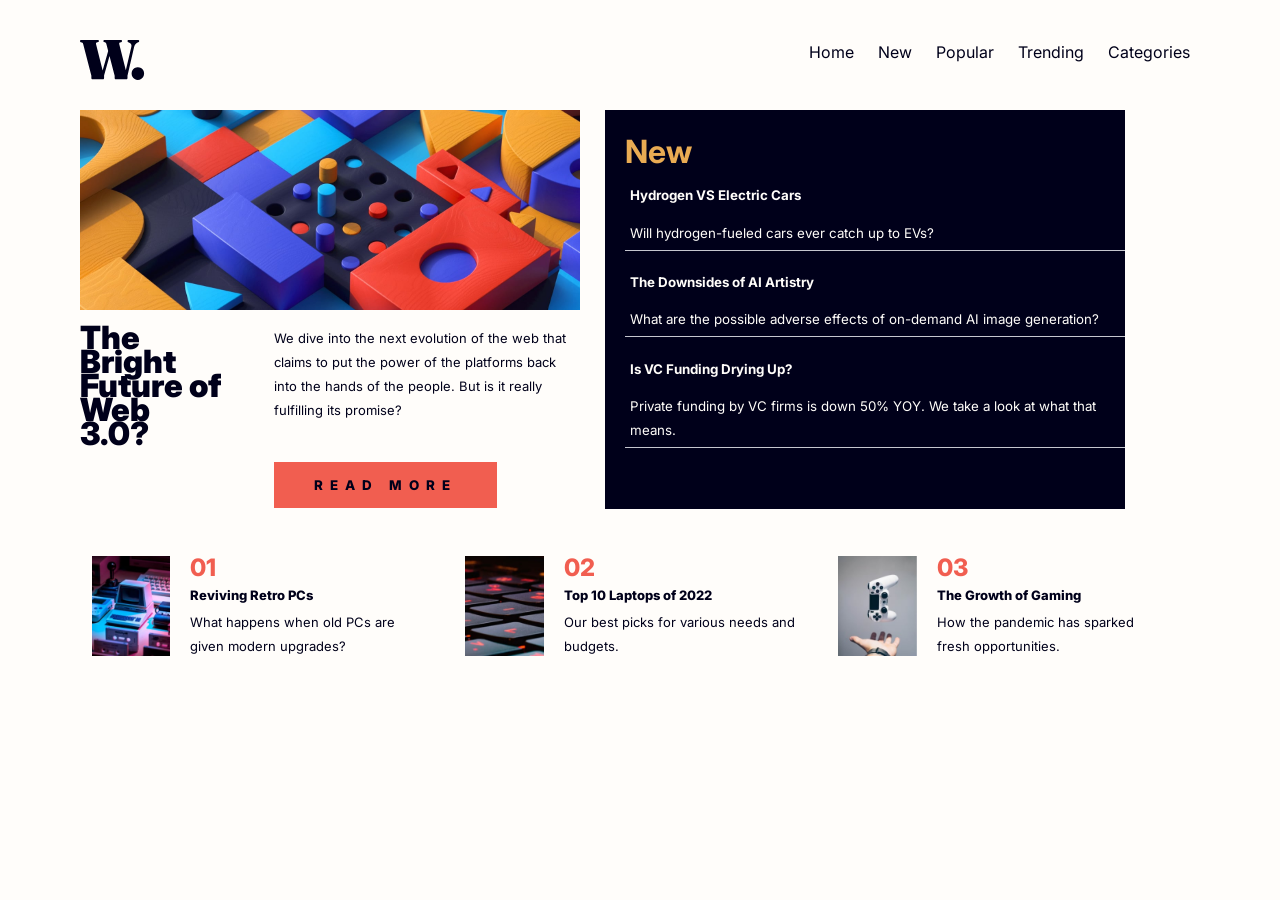
<file: index.html>
<!DOCTYPE html>
<html lang="en">
<head>
  <meta charset="UTF-8">
  <meta name="viewport" content="width=device-width, initial-scale=1.0"> <!-- displays site properly based on user's device -->

  <link rel="icon" type="image/png" sizes="32x32" href="./assets/images/favicon-32x32.png">
  <link rel="stylesheet" href="./index.css">
  <link rel="preconnect" href="https://fonts.googleapis.com">
  <link rel="preconnect" href="https://fonts.gstatic.com" crossorigin>
  <link href="https://fonts.googleapis.com/css2?family=Epilogue:ital,wght@0,800;1,800&family=Inter:ital,opsz,wght@0,14..32,100..900;1,14..32,100..900&display=swap" rel="stylesheet">
  <link href="https://fonts.googleapis.com/css2?family=Epilogue:ital,wght@0,700;1,700&family=Inter:ital,opsz,wght@0,14..32,100..900;1,14..32,100..900&display=swap" rel="stylesheet">
  <link href="https://fonts.googleapis.com/css2?family=Epilogue:ital@0;1&family=Inter:ital,opsz,wght@0,14..32,100..900;1,14..32,100..900&display=swap" rel="stylesheet">
  
  <title>Frontend Mentor | News homepage</title>

  <!-- Feel free to remove these styles or customise in your own stylesheet 👍 -->
  <style>
    .attribution { font-size: 11px; text-align: center; }
    .attribution a { color: hsl(228, 45%, 44%); }
  </style>
</head>
<body>
  <nav class="navbar">
    <img src="./assets/images/logo.svg" alt="logo image">
    <div id="tabs">
      <a href="/">Home</a>
      <a href="/">New</a>
      <a href="/">Popular</a>
      <a href="/">Trending</a>
      <a href="/">Categories</a>
    </div>
  </nav>
  <main>
    <div id="main-words">
      <div id="whole-main">
        <img  id="desktop-image" src="./assets/images/image-web-3-desktop.jpg" alt="desktop">
        <div id="main-left">
          <h1 id="header-par">  The Bright Future of Web 3.0?</h1>
          <div id="main-par">
            <p>
              We dive into the next evolution of the web that claims to put the power of the platforms back into the hands of the people.  But is it really fulfilling its promise?   
            </p>
            <button id="read-more-btn">
              READ MORE
            </button>
          </div>
        </div>
      </div>
      <div id="main-right">
        <h1>New</h1>
        <div class="sidebar">
          <p id="sidebar-title">Hydrogen VS Electric Cars</p>
          Will hydrogen-fueled cars ever catch up to EVs?
        </div>
        <div class="sidebar">
          <p id="sidebar-title"> The Downsides of AI Artistry</p>
          What are the possible adverse effects of on-demand AI image generation?

        </div>
        <div class="sidebar">
      <p id="sidebar-title">Is VC Funding Drying Up?</p>
          Private funding by VC firms is down 50% YOY. We take a look at what that means. 
        </div>
      </div>
    </div>
  </main>
  <footer class="footer">
    <div class="footer-content">
      <img class="footer-image" src="./assets/images/image-retro-pcs.jpg" alt="retro">
      <div class="footer-words">
        <p id="number">01</p>
        <p id="title"> Reviving Retro PCs</p>
        <p id="content">What happens when old PCs are given modern upgrades?</p>
      </div>
    </div>
    <div class="footer-content">
      <img class="footer-image" src="./assets/images/image-top-laptops.jpg" alt="laptop">
      <div class="footer-words">
        <p id="number">02</p>
        <p id="title"> Top 10 Laptops of 2022</p>
        <p id="content">  Our best picks for various needs and budgets.
        </p>
      </div>
    </div>
    <div class="footer-content">
      <img class="footer-image" src="./assets/images/image-gaming-growth.jpg" alt="gaming">
      <div class="footer-words">
        <p id="number">03</p>
        <p id="title"> The Growth of Gaming</p>
        <p id="content"> How the pandemic has sparked fresh opportunities.
        </p>
      </div>
    </div>
  </footer> 
</body>
</html>
</file>
<file: index.css>
body{
    margin:40px 80px;
    font-family: "Inter", sans-serif;
    font-optical-sizing: auto;
    font-weight: 400;
    font-style: normal;
    background-color: hsl(36, 100%, 99%);
    color: hsl(240, 100%, 5%);
    line-height: 1.5em;
}

nav{
    display:flex;
    justify-content: space-between;
    margin-bottom: 30px;
}

a{
    text-align: center;
    color:hsl(240, 100%, 5%);
    text-decoration:none;
    padding:5px 10px;
}

#desktop-image{
    height:200px;
    width:500px;
}

#header-par{
    font-weight: 900;
    font-size:xx-large;
    margin:0px 50px 0px 0px;

}

#main-par{
    display:flex;
    flex-direction: column;
    align-items: start;
}

#main-words{
    display:flex;
}

#main-left{
    width:500px;
    height:200px;
    display:flex;
    justify-content: space-between;
    align-items:start;
    margin:10px 0px 0px 0px;
}

#main-left p{
    font-weight: 400;
    font-size: small;
    margin:0px 0px 40px 0px;
    color:hsl(240, 100%, 5%);

}

#main-right{
    background-color: hsl(240, 100%, 5%);
    width:500px;
    height:369px;
    margin:0px 4px 0px 25px;
    padding: 30px 0px 0px 20px;
}

#main-right h1{
    color: hsl(35, 77%, 62%);
    margin:0px;
    
}

#main-right .sidebar{
    padding:5px 5px;
    margin: 1px 0px;
    color:hsl(36, 100%, 99%);
    border-bottom: 1px solid hsl(233, 8%, 79%);
    font-weight: 400;
    font-size: smaller;


}



.sidebar #sidebar-title{
    font-weight: 700;

}

#read-more-btn{
    padding:15px 40px;
    font-family: inherit;
    color:hsl(240, 100%, 5%);
    background-color: hsl(5, 85%, 63%);
    font-weight: 800;
    border:none;
    letter-spacing: 7px;
}

.footer-content{
    display:flex;
    width:350px;
}

#number{
    color: hsl(5, 85%, 63%);
    font-weight: 800;
    font-size:x-large;
    margin:0px 0px 3px 0px;
}

#title{
    font-weight: 800;
    margin:0px 0px 3px 0px;
    font-size: small;
}

#content{
    margin:0;
    font-size: small;
}

.footer-image{
    height:100px;
    width:80px;
}

.footer-words{
    margin: 0px 20px 0px 20px;
    height:200px;


}

footer{
    display:flex;
    justify-content: space-around;
    margin:30px 0px 0px 0px;
}
</file>
